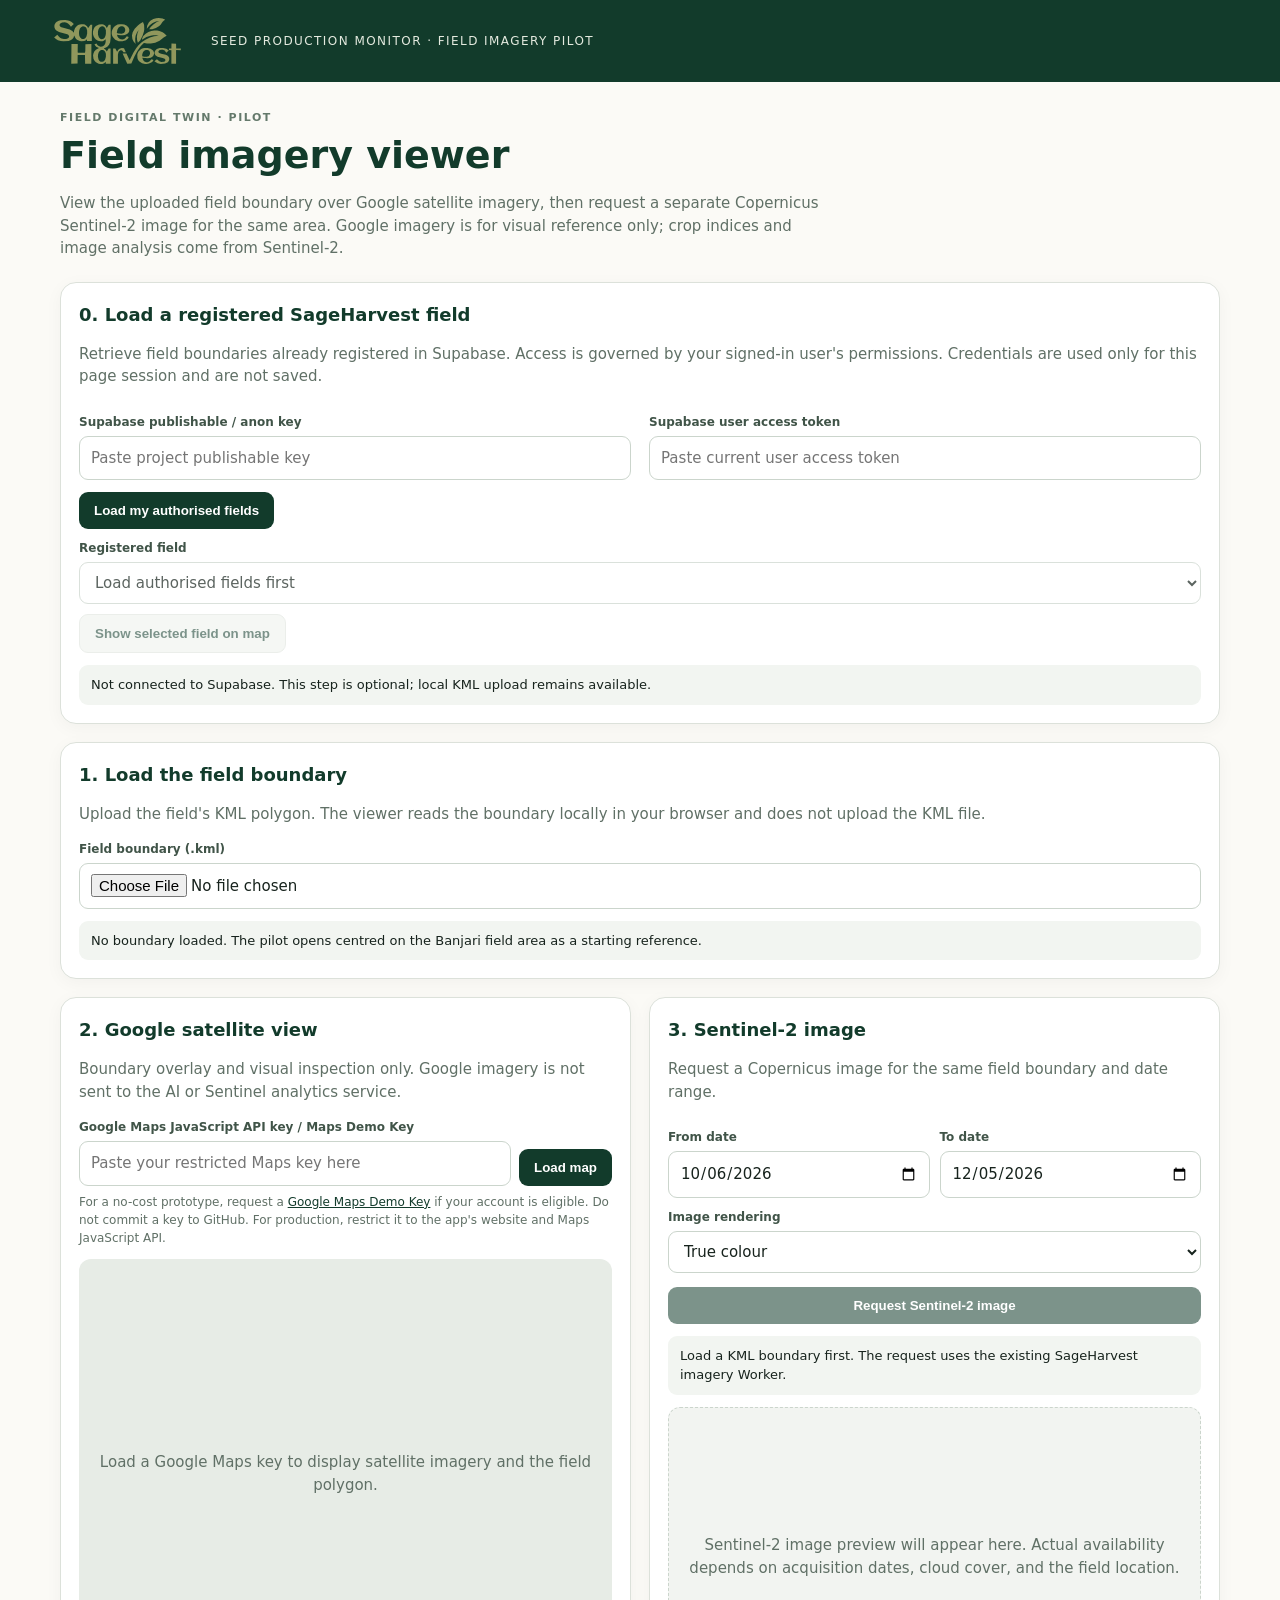
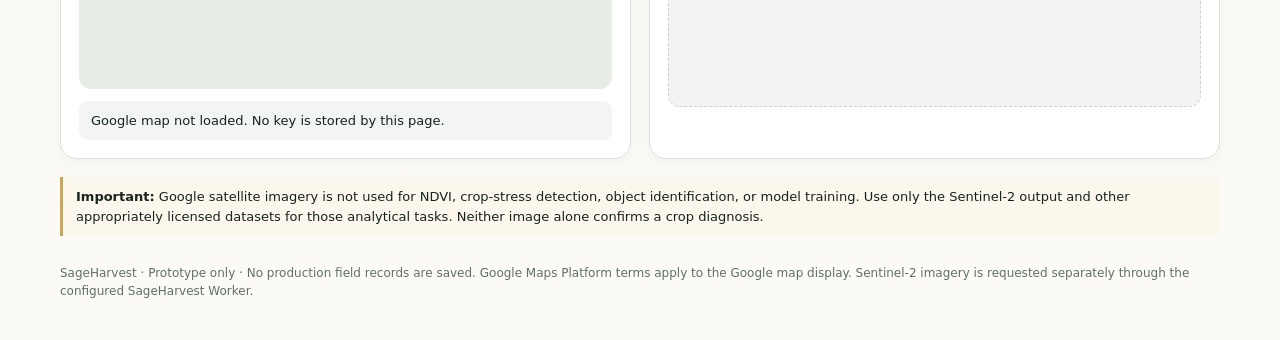
<file: field-imagery-pilot.html>
<!doctype html>
<html lang="en">
<head>
  <meta charset="utf-8">
  <meta name="viewport" content="width=device-width, initial-scale=1">
  <meta name="theme-color" content="#123b2b">
  <title>Field Imagery Pilot | SageHarvest</title>
  <link rel="icon" href="assets/favicon.svg" type="image/svg+xml">
  <style>
    :root{--green:#123b2b;--sage:#8fa68e;--gold:#c9a75a;--paper:#fbfaf6;--ink:#17231d;--muted:#607066;--line:#dce1da}
    *{box-sizing:border-box}body{margin:0;background:var(--paper);color:var(--ink);font:15px/1.5 Inter,system-ui,-apple-system,Segoe UI,sans-serif}
    header{background:var(--green);color:white;padding:18px max(20px,calc((100vw - 1200px)/2));display:flex;align-items:center;gap:16px}
    header img{width:155px;max-height:46px;object-fit:contain}header span{font-size:12px;letter-spacing:.12em;color:#e4eadf}
    main{max-width:1200px;margin:28px auto;padding:0 20px}.eyebrow{font-size:11px;letter-spacing:.14em;color:#64796b;font-weight:700;margin:0 0 7px}
    h1{font-size:clamp(27px,4vw,38px);line-height:1.15;margin:0 0 8px;color:var(--green)}h2{font-size:18px;margin:0 0 6px;color:var(--green)}
    .muted{color:var(--muted)}.intro{max-width:760px;margin-bottom:22px}.grid{display:grid;grid-template-columns:1fr 1fr;gap:18px}.panel{background:white;border:1px solid var(--line);border-radius:16px;padding:18px;min-width:0;box-shadow:0 4px 18px #17231d0a}
    label{display:block;font-size:12px;font-weight:700;color:#405448;margin:10px 0 5px}input,select{font:inherit;width:100%;padding:10px 11px;border:1px solid #cbd5cc;border-radius:9px;background:#fff;color:var(--ink)}
    .keyrow{display:grid;grid-template-columns:1fr auto;gap:8px;align-items:end}.btn{border:0;border-radius:9px;padding:11px 15px;font-weight:700;cursor:pointer;background:var(--green);color:#fff}.btn.secondary{background:#edf2ec;color:var(--green);border:1px solid var(--line)}.btn:disabled{opacity:.55;cursor:wait}
    .help{font-size:12px;color:var(--muted);margin:7px 0}.help a{color:var(--green)}.status{padding:10px 12px;background:#f2f5f1;border-radius:9px;font-size:13px;margin-top:12px;overflow-wrap:anywhere}
    #map{height:430px;background:#e7ece6;border-radius:12px;margin-top:12px}.map-placeholder{height:100%;display:grid;place-items:center;text-align:center;padding:20px;color:var(--muted)}
    .image-frame{min-height:300px;background:#f2f4f1;border:1px dashed #cbd5cc;border-radius:12px;display:grid;place-items:center;overflow:hidden;margin-top:12px}.image-frame img{display:block;width:100%;height:auto;max-height:520px;object-fit:contain}.image-frame p{padding:20px;text-align:center;color:var(--muted)}
    .toolbar{display:grid;grid-template-columns:1fr 1fr;gap:10px}.notice{border-left:3px solid var(--gold);padding:10px 13px;background:#fbf7ed;border-radius:0 8px 8px 0;font-size:13px;margin:18px 0}
    footer{max-width:1200px;margin:20px auto 40px;padding:0 20px;color:var(--muted);font-size:12px}
    @media(max-width:760px){.grid{grid-template-columns:1fr}.keyrow{grid-template-columns:1fr}#map{height:340px}.toolbar{grid-template-columns:1fr}main{margin:20px auto}}
  </style>
</head>
<body>
  <header><img src="assets/sage-harvest-logo.svg" alt="Sage Harvest"><span>SEED PRODUCTION MONITOR · FIELD IMAGERY PILOT</span></header>
  <main>
    <div class="intro">
      <p class="eyebrow">FIELD DIGITAL TWIN · PILOT</p>
      <h1>Field imagery viewer</h1>
      <p class="muted">View the uploaded field boundary over Google satellite imagery, then request a separate Copernicus Sentinel-2 image for the same area. Google imagery is for visual reference only; crop indices and image analysis come from Sentinel-2.</p>
    </div>
      <section class="panel" style="margin-bottom:18px">
        <h2>0. Load a registered SageHarvest field</h2>
        <p class="muted">Retrieve field boundaries already registered in Supabase. Access is governed by your signed-in user's permissions. Credentials are used only for this page session and are not saved.</p>
        <div class="grid">
          <div><label for="supabaseKey">Supabase publishable / anon key</label><input id="supabaseKey" type="password" autocomplete="off" placeholder="Paste project publishable key"></div>
          <div><label for="accessToken">Supabase user access token</label><input id="accessToken" type="password" autocomplete="off" placeholder="Paste current user access token"></div>
        </div>
        <button id="loadRegistered" class="btn" type="button" style="margin-top:12px">Load my authorised fields</button>
        <label for="registeredField">Registered field</label>
        <select id="registeredField" disabled><option value="">Load authorised fields first</option></select>
        <button id="showRegistered" class="btn secondary" type="button" style="margin-top:10px" disabled>Show selected field on map</button>
        <div id="registeredStatus" class="status" role="status">Not connected to Supabase. This step is optional; local KML upload remains available.</div>
      </section>
    <section class="panel">
      <h2>1. Load the field boundary</h2>
      <p class="muted">Upload the field's KML polygon. The viewer reads the boundary locally in your browser and does not upload the KML file.</p>
      <label for="kml">Field boundary (.kml)</label><input id="kml" type="file" accept=".kml,application/vnd.google-earth.kml+xml,application/xml,text/xml">
      <div id="boundaryStatus" class="status" role="status">No boundary loaded. The pilot opens centred on the Banjari field area as a starting reference.</div>
    </section>
    <div class="grid" style="margin-top:18px">
      <section class="panel">
        <h2>2. Google satellite view</h2>
        <p class="muted">Boundary overlay and visual inspection only. Google imagery is not sent to the AI or Sentinel analytics service.</p>
        <label for="mapsKey">Google Maps JavaScript API key / Maps Demo Key</label>
        <div class="keyrow"><input id="mapsKey" type="password" autocomplete="off" placeholder="Paste your restricted Maps key here"><button id="loadMap" class="btn" type="button">Load map</button></div>
        <p class="help">For a no-cost prototype, request a <a href="https://developers.google.com/maps/documentation/javascript/get-api-key" target="_blank" rel="noopener">Google Maps Demo Key</a> if your account is eligible. Do not commit a key to GitHub. For production, restrict it to the app's website and Maps JavaScript API.</p>
        <div id="map"><div class="map-placeholder">Load a Google Maps key to display satellite imagery and the field polygon.</div></div>
        <div id="mapStatus" class="status" role="status">Google map not loaded. No key is stored by this page.</div>
      </section>
      <section class="panel">
        <h2>3. Sentinel-2 image</h2>
        <p class="muted">Request a Copernicus image for the same field boundary and date range.</p>
        <div class="toolbar">
          <div><label for="from">From date</label><input id="from" type="date"></div>
          <div><label for="to">To date</label><input id="to" type="date"></div>
        </div>
        <label for="mode">Image rendering</label>
        <select id="mode"><option value="true-colour">True colour</option><option value="false-colour">False colour (vegetation)</option><option value="ndvi">NDVI visualisation</option></select>
        <button id="runSentinel" class="btn" style="margin-top:14px;width:100%" type="button" disabled>Request Sentinel-2 image</button>
        <div id="sentinelStatus" class="status" role="status">Load a KML boundary first. The request uses the existing SageHarvest imagery Worker.</div>
        <div id="sentinelImage" class="image-frame"><p>Sentinel-2 image preview will appear here. Actual availability depends on acquisition dates, cloud cover, and the field location.</p></div>
      </section>
    </div>
    <div class="notice"><b>Important:</b> Google satellite imagery is not used for NDVI, crop-stress detection, object identification, or model training. Use only the Sentinel-2 output and other appropriately licensed datasets for those analytical tasks. Neither image alone confirms a crop diagnosis.</div>
  </main>
  <footer>SageHarvest · Prototype only · No production field records are saved. Google Maps Platform terms apply to the Google map display. Sentinel-2 imagery is requested separately through the configured SageHarvest Worker.</footer>
  <script>
    (() => {
      const $ = id => document.getElementById(id);
      const worker = 'https://seed-intelligence-imagery.raja-vadlamani.workers.dev/api/sentinel2/image';
      const centre = {lat:20.7070,lng:81.6034};
      let boundary = null, map = null, polygons = [], objectUrl = null, mapsLoading = false, registeredFields = [], registeredFeatures = [], registeredGeoJson = null;
      const today = new Date(), from = new Date(today); from.setDate(from.getDate()-60);
      const iso = d => d.toISOString().slice(0,10);
      $('from').value = iso(from); $('to').value = iso(today);
      function setStatus(id, message){$(id).textContent=message;}
      function bbox(points){
        const lons=points.map(p=>p.lng),lats=points.map(p=>p.lat);
        return [Math.min(...lons),Math.min(...lats),Math.max(...lons),Math.max(...lats)];
      }
      function updateBoundary(points, name){
        registeredGeoJson=null;boundary=points;
        const b=bbox(points);
        setStatus('boundaryStatus',name+' loaded · '+points.length+' boundary points · bounding box '+b.map(v=>v.toFixed(6)).join(', '));
        $('runSentinel').disabled=false;
        if(map) drawPolygon();
      }
      function drawPolygon(){
        if(!map||!boundary||!window.google?.maps)return;
        polygons.forEach(shape=>shape.setMap(null));polygons=[];
        const paths=registeredGeoJson || [boundary.map(p=>({lat:p.lat,lng:p.lng}))];
        paths.forEach(path=>{const shape=new google.maps.Polygon({paths:path,strokeColor:'#c9a75a',strokeOpacity:1,strokeWeight:2,fillColor:'#c9a75a',fillOpacity:.12,clickable:false});shape.setMap(map);polygons.push(shape);});
        const bounds=new google.maps.LatLngBounds();paths.flat().forEach(p=>bounds.extend(p));map.fitBounds(bounds,36);
      }
      const supabaseFunction='https://xjtzvhtoeormizrhozoy.supabase.co/functions/v1/field-map-service';
      $('loadRegistered').addEventListener('click',async()=>{
        const apiKey=$('supabaseKey').value.trim(),token=$('accessToken').value.trim();
        if(!apiKey||!token){setStatus('registeredStatus','Enter both the project publishable/anon key and a current Supabase user access token.');return;}
        const button=$('loadRegistered');button.disabled=true;setStatus('registeredStatus','Requesting fields permitted by your Supabase account…');
        try{
          const response=await fetch(supabaseFunction,{method:'POST',headers:{'Content-Type':'application/json','apikey':apiKey,'Authorization':'Bearer '+token,'Accept':'application/json'},body:JSON.stringify({})});
          const data=await response.json();
          if(!response.ok||!data.ok)throw new Error(data.error||('HTTP '+response.status));
          registeredFields=data.fields||[];registeredFeatures=data.boundaries?.features||[];registeredGeoJson=null;
          const select=$('registeredField');select.replaceChildren();
          registeredFields.forEach(field=>{const option=document.createElement('option');option.value=field.id;option.textContent=field.field_code+' · '+(field.declared_area??'area n/a')+' '+(field.declared_area_unit||'');select.appendChild(option);});
          select.disabled=registeredFields.length===0;$('showRegistered').disabled=registeredFields.length===0;
          const bcount=data.counts?.fields_with_boundary??0;
          setStatus('registeredStatus',registeredFields.length+' authorised field(s) returned; '+bcount+' with a boundary. The server applies Supabase row-level security.');
          const target=registeredFields.find(f=>f.field_code==='BANJARI-USRH24-001');
          if(target)select.value=target.id;
        }catch(err){registeredGeoJson=null;setStatus('registeredStatus','Could not load registered fields: '+(err.message||String(err)));}
        finally{button.disabled=false;}
      });
      $('showRegistered').addEventListener('click',()=>{
        const id=$('registeredField').value,field=registeredFields.find(f=>f.id===id);
        if(!field){setStatus('registeredStatus','Select a registered field first.');return;}
        const feature=registeredFeatures.find(f=>f.properties?.field_id===id);
        if(!feature?.geometry){setStatus('registeredStatus','This field has no boundary available to your account.');return;}
        const geometry=feature.geometry,polygonsGeo=geometry.type==='Polygon'?[geometry.coordinates]:geometry.type==='MultiPolygon'?geometry.coordinates:[];
        if(!polygonsGeo.length){setStatus('registeredStatus','The returned boundary geometry type is not supported by this viewer.');return;}
        registeredGeoJson=polygonsGeo.map(poly=>poly[0].map(([lng,lat])=>({lat,lng})));
        boundary=registeredGeoJson.flat();$('runSentinel').disabled=false;
        setStatus('boundaryStatus',field.field_code+' loaded from SageHarvest Supabase · '+field.declared_area+' '+(field.declared_area_unit||'')+' · registered boundary');
        if(map)drawPolygon();
        setStatus('registeredStatus','Showing '+field.field_code+' from Supabase. Sentinel-2 requests will use this registered boundary extent.');
      });
      $('kml').addEventListener('change',async e=>{
        const file=e.target.files?.[0];if(!file)return;
        try{
          if(!/\.kml$/i.test(file.name))throw new Error('Choose a .kml file.');
          const xml=new DOMParser().parseFromString(await file.text(),'application/xml');
          if(xml.querySelector('parsererror'))throw new Error('The KML could not be parsed.');
          const polygonNode=xml.getElementsByTagNameNS('*','Polygon')[0];
          const coordsNode=polygonNode?.getElementsByTagNameNS('*','outerBoundaryIs')[0]?.getElementsByTagNameNS('*','coordinates')[0]||xml.getElementsByTagNameNS('*','coordinates')[0];
          const points=(coordsNode?.textContent||'').trim().split(/\s+/).map(s=>s.split(',')).filter(a=>a.length>=2).map(a=>({lng:Number(a[0]),lat:Number(a[1])})).filter(p=>Number.isFinite(p.lng)&&Number.isFinite(p.lat)&&Math.abs(p.lng)<=180&&Math.abs(p.lat)<=90);
          if(points.length<3)throw new Error('No valid field polygon with at least three points was found.');
          updateBoundary(points,file.name);
        }catch(err){setStatus('boundaryStatus',err.message||'Could not read the KML file.');}
      });
      $('loadMap').addEventListener('click',()=>{
        const key=$('mapsKey').value.trim();
        if(!key){setStatus('mapStatus','Enter a Google Maps key first.');return;}
        if(map){setStatus('mapStatus','Map already loaded for this page session.');return;}
        if(mapsLoading)return;
        mapsLoading=true;setStatus('mapStatus','Loading Google Maps…');
        window.gm_authFailure=()=>{mapsLoading=false;setStatus('mapStatus','Google rejected the key. Check API enablement, key restrictions, and billing/demo-key eligibility.');};
        const script=document.createElement('script');
        script.src='https://maps.googleapis.com/maps/api/js?key='+encodeURIComponent(key)+'&callback=initSageHarvestMap&v=weekly';
        script.async=true;script.defer=true;
        script.onerror=()=>{mapsLoading=false;setStatus('mapStatus','Google Maps JavaScript API could not be loaded. Check network access and the key.');};
        document.head.appendChild(script);
        window.initSageHarvestMap=()=>{
          map=new google.maps.Map($('map'),{center:centre,zoom:16,mapTypeId:'satellite',mapTypeControl:true,streetViewControl:false,fullscreenControl:true});
          mapsLoading=false;setStatus('mapStatus','Google satellite map loaded. Upload a KML to draw and zoom to the field boundary.');
          if(boundary)drawPolygon();
        };
      });
      $('runSentinel').addEventListener('click',async()=>{
        if(!boundary){setStatus('sentinelStatus','Upload a KML boundary first.');return;}
        const [west,south,east,north]=bbox(boundary),fromValue=$('from').value,toValue=$('to').value;
        if(!fromValue||!toValue||fromValue>toValue){setStatus('sentinelStatus','Check the date range.');return;}
        const button=$('runSentinel');button.disabled=true;button.textContent='Requesting image…';
        setStatus('sentinelStatus','Request sent to the Sentinel-2 imagery Worker. Waiting for an image response…');
        try{
          const response=await fetch(worker,{method:'POST',headers:{'Content-Type':'application/json','Accept':'image/png, application/json'},body:JSON.stringify({bbox:[west,south,east,north],from:fromValue,to:toValue,mode:$('mode').value,width:768,height:768})});
          const type=response.headers.get('content-type')||'';
          if(!response.ok||!type.includes('image/')){const raw=await response.text();let detail=raw;try{const j=JSON.parse(raw);detail=j.details||j.error||raw;}catch(_){}throw new Error('HTTP '+response.status+' · '+String(detail).slice(0,700));}
          const blob=await response.blob();if(objectUrl)URL.revokeObjectURL(objectUrl);objectUrl=URL.createObjectURL(blob);
          const img=document.createElement('img');img.src=objectUrl;img.alt='Copernicus Sentinel-2 '+$('mode').value+' image for the uploaded field boundary';
          $('sentinelImage').replaceChildren(img);
          setStatus('sentinelStatus','Sentinel-2 image received · '+$('mode').value+' · '+fromValue+' to '+toValue+' · '+Math.round(blob.size/1024)+' KB. This is a bounding-box image; the field polygon is not a pixel mask.');
        }catch(err){setStatus('sentinelStatus','Sentinel-2 request failed: '+(err.message||String(err)));}
        finally{button.disabled=false;button.textContent='Request Sentinel-2 image';}
      });
    })();
  </script>
</body>
</html>
</file>
